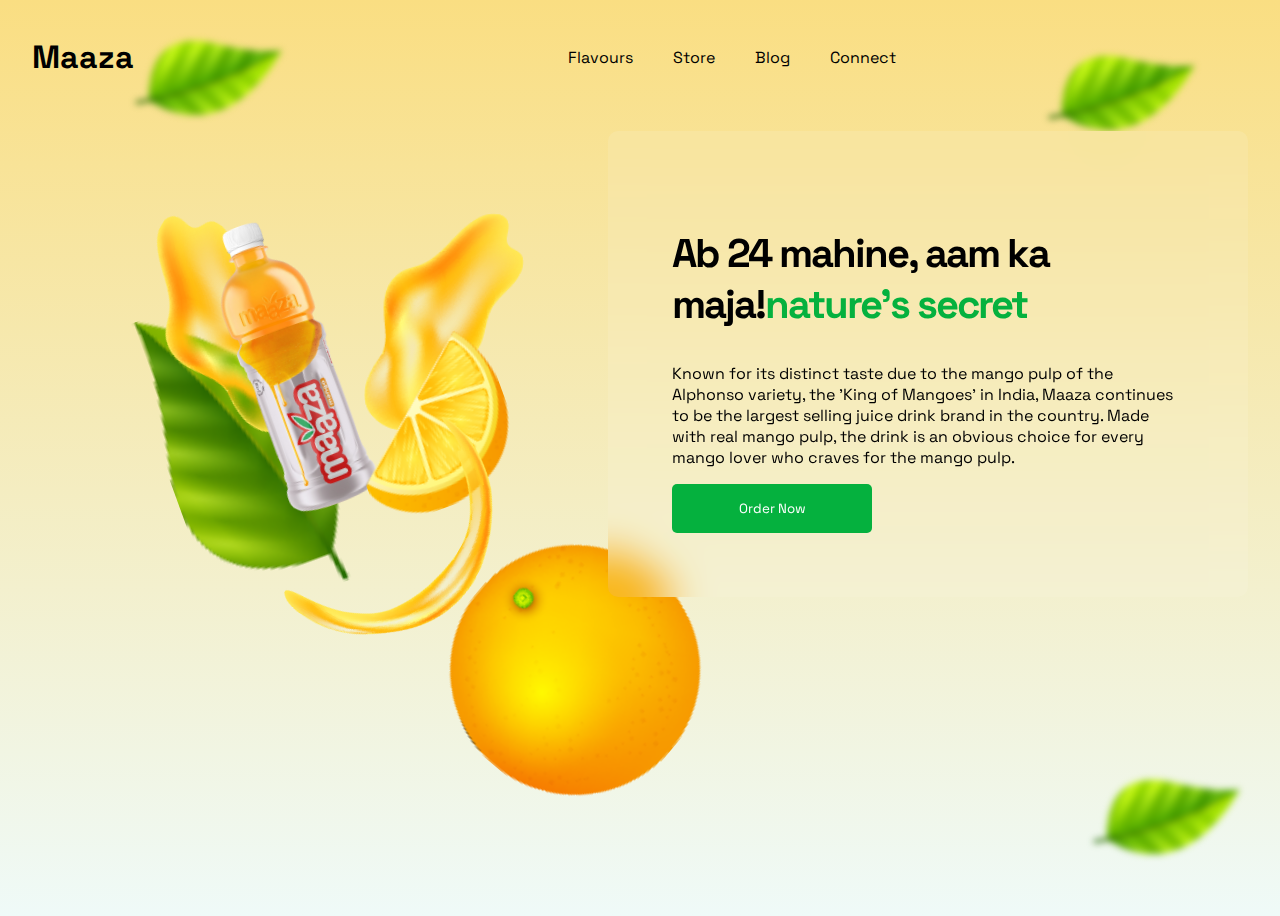
<file: Task1/mytask1.html>
<!DOCTYPE html>
<html lang="en">
  <head>
    <meta charset="UTF-8" />
    <meta http-equiv="X-UA-Compatible" content="IE=edge" />
    <meta name="viewport" content="width=device-width, initial-scale=1.0" />
    <link
      href="https://fonts.googleapis.com/css2?family=Space+Grotesk:wght@300;400;500;600;700&display=swap"
      rel="stylesheet"
    />
    <link rel="stylesheet" href="style.css" />
    <title>Fruit Page</title>
  </head>
  <body >
    <nav class="navbar-main">
      <div>
        <h1>Maaza</h1>
      </div>
      <ul class="nav-list">
        <i class="fa fa-home home-icon"></i>
        <li>Flavours</li>
        <li>Store</li>
        <li>Blog</li>
        <li>Connect</li>
      </ul>
      <div><i class="fa fa-arrow-right arrow-icon"></i></div>
    </nav>
    <div class="hero-section">
      <div class="hero-left">
        <img src="images/maza3.png"  />
        <div class="assets">
          <img id="left-orange" src="images/orange.png" />
          <img id="left-leaf" src="images/leaf-1.png" />
          <img id="left-splash-1" src="images/splash.png" />
          <img id="left-splash-2" src="images/splash-3.png" />
          <img id="left-splash-3" src="images/splash-3.png" />
        </div>
      </div>
      <div class="hero-right">
        <h2>Ab 24 mahine, aam ka maja!<span>nature's secret</span></h2>
        <p>
          Known for its distinct taste due to the mango pulp of the Alphonso variety, the 'King of Mangoes' in India, Maaza continues to be the largest selling juice drink brand in the country. Made with real mango pulp, the drink is an obvious choice for every mango lover who craves for the mango pulp.
        </p>
        <button class="hero-button">Order Now</button>
      </div>
      <div id="right-leaf">
        <img src="images/leaf.png" />
      </div>
      <div id="right-orange">
        <img src="images/orange-full.png" />
      </div>
    </div>
    <div class="leaf-1">
      <img src="images/leaf.png" />
    </div>
    <div class="leaf-2">
      <img src="images/leaf.png" />
    </div>
  </body>

  
</html>
</file>
<file: Task1/style.css>
body{
    margin: 0;
    padding: 0;
    background-size: cover;
    background-image: linear-gradient( rgb(250, 222, 130), rgb(239, 250, 248));
    font-family: 'Space Grotesk', sans-serif;
    height: 100vh;
    box-sizing: border-box;
    overflow: hidden;
}
.navbar-main{
    margin: 1rem 2rem;
    display: flex;
    justify-content: space-between;
    align-items: center;
}
.nav-list{
    display: flex;
    justify-content: center;
    align-items: center;
    list-style-type: none;
}
.nav-list .home-icon{
    color: #05b13e;
    border-right: 2px solid #05b13e;
    padding: 0 20px;
}
.nav-list li{
    margin: 0 20px;
    transition: all .2s ease-in-out;
    cursor: pointer;
}
.nav-list li:hover{
    border-bottom: 2px solid #05b13e;
    color: #05b13e;
}
.navbar-main .arrow-icon{
    font-size: 20px;
}
.hero-section{
    display: flex;
    justify-content: center;
}
.hero-left{
    width: 50%;
    padding: 2rem;
    display: flex;
    justify-content: center;
    align-items: center;
}
.hero-left img{
    width: 160px;
    transform: rotate(-20deg);
    position: relative;
}
.hero-left .assets{
    position: absolute;
}
#left-orange{
    top: 100px;
    left: 350px;
}
#left-leaf{
    z-index: -1;
    top: 200px;
}
#left-splash-1{
    bottom: -250px;
    left: 0px;
    transform: rotate(30deg);
}
#left-splash-2{
    z-index: -1;
    top: -200px;
    left: 150px;
    transform: rotate(-60deg);
}
#left-splash-3{
    z-index: -1;
    top: -200px;
    left: 200px;
    transform: rotate(0deg);
}
.hero-right{
    width: 50%;
    margin: 1rem 2rem;
    padding: 4rem;
    background-color: rgba(255, 255, 255, 0.1);
    backdrop-filter: blur(20px);
    border-radius: 10px;
    position: relative;
}
.hero-right h2{
    font-size: 40px;
    letter-spacing: -2px;
}
.hero-right span{
    color: #05b13e;
}
.hero-button{
    width: 200px;
    padding: 1rem;
    font-family: inherit;
    background-color: #05b13e;
    border: none;
    border-radius: 5px;
    color: #ffff;
    cursor: pointer;
    transition: all ease-in-out .4s;
}
.hero-button:hover{
    background-color: #048830;
}
#right-leaf{
    position: absolute;
    right: 50px;
    top: 20px;
    z-index: -1;
    
}
#right-orange img{
    width: 250px;
    transform: rotate(40deg);
}
#right-orange{
    position: absolute;
    right: 580px;
    bottom: 100px;
    z-index: -1;
    
}
.leaf-1{
    position: absolute;
    bottom: 5px;
    right: 5px;
}
.leaf-2{
    position: absolute;
    top: 5px;
    left: 100px;
}
</file>
